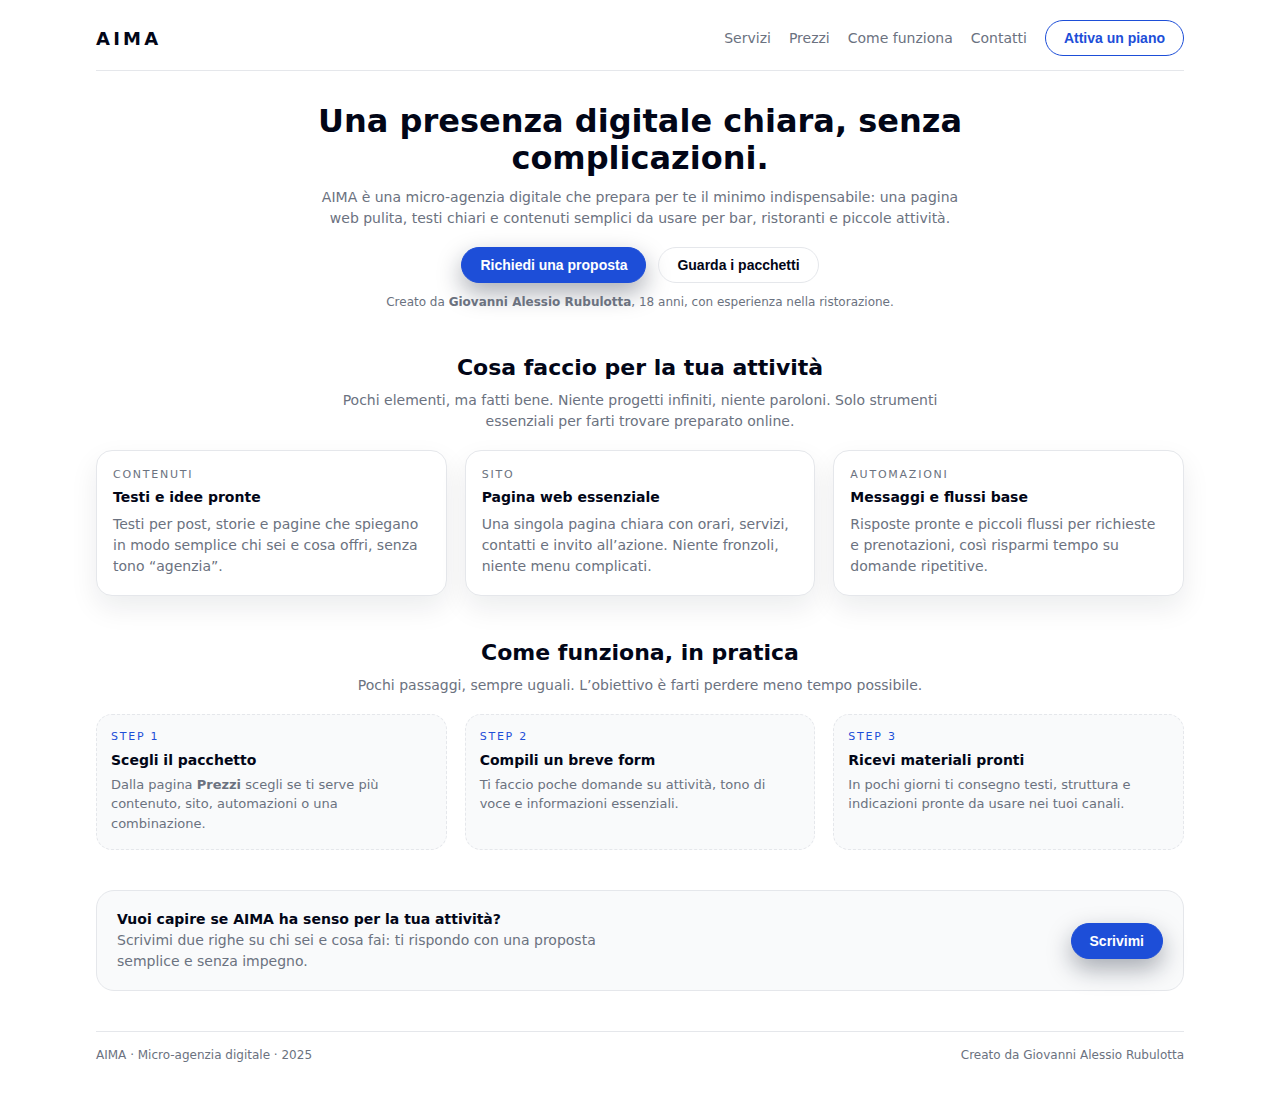
<file: index.html>
<!DOCTYPE html>
<html lang="it">
<head>
  <meta charset="UTF-8" />
  <title>AIMA – Presenza digitale semplice per piccoli business</title>
  <meta name="viewport" content="width=device-width, initial-scale=1.0" />
  <link rel="stylesheet" href="style.css" />
</head>

<body>
  <div class="page">

    <!-- HEADER -->
    <header>
      <div class="logo-text">AIMA</div>

      <nav>
        <a href="servizi.html">Servizi</a>
        <a href="prezzi.html">Prezzi</a>
        <a href="come-funziona.html">Come funziona</a>
        <a href="contatti.html">Contatti</a>
        <button class="btn btn-secondary" onclick="location.href='prezzi.html'">
          Attiva un piano
        </button>
      </nav>
    </header>

    <!-- HERO MINIMAL -->
    <section class="section">
      <div class="section-header" style="text-align:center; max-width:720px; margin:32px auto 0;">
        <h1 class="section-title" style="font-size:32px; line-height:1.15; margin-bottom:10px;">
          Una presenza digitale chiara, senza complicazioni.
        </h1>
        <p class="section-sub" style="margin:0 auto 18px;">
          AIMA è una micro-agenzia digitale che prepara per te il minimo indispensabile:
          una pagina web pulita, testi chiari e contenuti semplici da usare per bar,
          ristoranti e piccole attività.
        </p>
      </div>

      <div style="display:flex; justify-content:center; gap:12px; flex-wrap:wrap; margin-top:12px;">
        <button class="btn btn-primary" onclick="location.href='contatti.html'">
          Richiedi una proposta
        </button>
        <button class="btn btn-ghost" onclick="location.href='prezzi.html'">
          Guarda i pacchetti
        </button>
      </div>

      <p style="text-align:center; font-size:12px; color:#6b7280; margin-top:10px;">
        Creato da <strong>Giovanni Alessio Rubulotta</strong>, 18 anni, con esperienza nella ristorazione.
      </p>
    </section>

    <!-- SEZIONE: COSA FA AIMA (3 CARD) -->
    <section class="section">
      <div class="section-header" style="text-align:center;">
        <h2 class="section-title">Cosa faccio per la tua attività</h2>
        <p class="section-sub" style="margin:0 auto;">
          Pochi elementi, ma fatti bene. Niente progetti infiniti, niente paroloni.
          Solo strumenti essenziali per farti trovare preparato online.
        </p>
      </div>

      <div class="cards-3" style="margin-top:18px;">
        <div class="card">
          <div class="card-label">Contenuti</div>
          <div class="card-title">Testi e idee pronte</div>
          <p class="card-text">
            Testi per post, storie e pagine che spiegano in modo semplice chi sei
            e cosa offri, senza tono “agenzia”.
          </p>
        </div>

        <div class="card">
          <div class="card-label">Sito</div>
          <div class="card-title">Pagina web essenziale</div>
          <p class="card-text">
            Una singola pagina chiara con orari, servizi, contatti e invito all’azione.
            Niente fronzoli, niente menu complicati.
          </p>
        </div>

        <div class="card">
          <div class="card-label">Automazioni</div>
          <div class="card-title">Messaggi e flussi base</div>
          <p class="card-text">
            Risposte pronte e piccoli flussi per richieste e prenotazioni,
            così risparmi tempo su domande ripetitive.
          </p>
        </div>
      </div>
    </section>

    <!-- SEZIONE: COME FUNZIONA (STEP COMPATTI) -->
    <section class="section">
      <div class="section-header" style="text-align:center;">
        <h2 class="section-title">Come funziona, in pratica</h2>
        <p class="section-sub" style="margin:0 auto;">
          Pochi passaggi, sempre uguali. L’obiettivo è farti perdere meno tempo possibile.
        </p>
      </div>

      <div class="steps">
        <div class="step-card">
          <div class="step-number">Step 1</div>
          <div class="step-title">Scegli il pacchetto</div>
          <p>
            Dalla pagina <strong>Prezzi</strong> scegli se ti serve più contenuto,
            sito, automazioni o una combinazione.
          </p>
        </div>

        <div class="step-card">
          <div class="step-number">Step 2</div>
          <div class="step-title">Compili un breve form</div>
          <p>
            Ti faccio poche domande su attività, tono di voce e informazioni essenziali.
          </p>
        </div>

        <div class="step-card">
          <div class="step-number">Step 3</div>
          <div class="step-title">Ricevi materiali pronti</div>
          <p>
            In pochi giorni ti consegno testi, struttura e indicazioni pronte da usare
            nei tuoi canali.
          </p>
        </div>
      </div>
    </section>

    <!-- CTA FINALE MINIMAL -->
    <section class="section">
      <div class="cta-final">
        <div class="cta-final-text">
          <strong>Vuoi capire se AIMA ha senso per la tua attività?</strong><br>
          Scrivimi due righe su chi sei e cosa fai: ti rispondo con una proposta
          semplice e senza impegno.
        </div>

        <button class="btn btn-primary" onclick="location.href='contatti.html'">
          Scrivimi
        </button>
      </div>
    </section>

    <!-- FOOTER -->
    <footer>
      <span>AIMA · Micro-agenzia digitale · 2025</span>
      <span>Creato da Giovanni Alessio Rubulotta</span>
    </footer>

  </div>
</body>
</html>
</file>
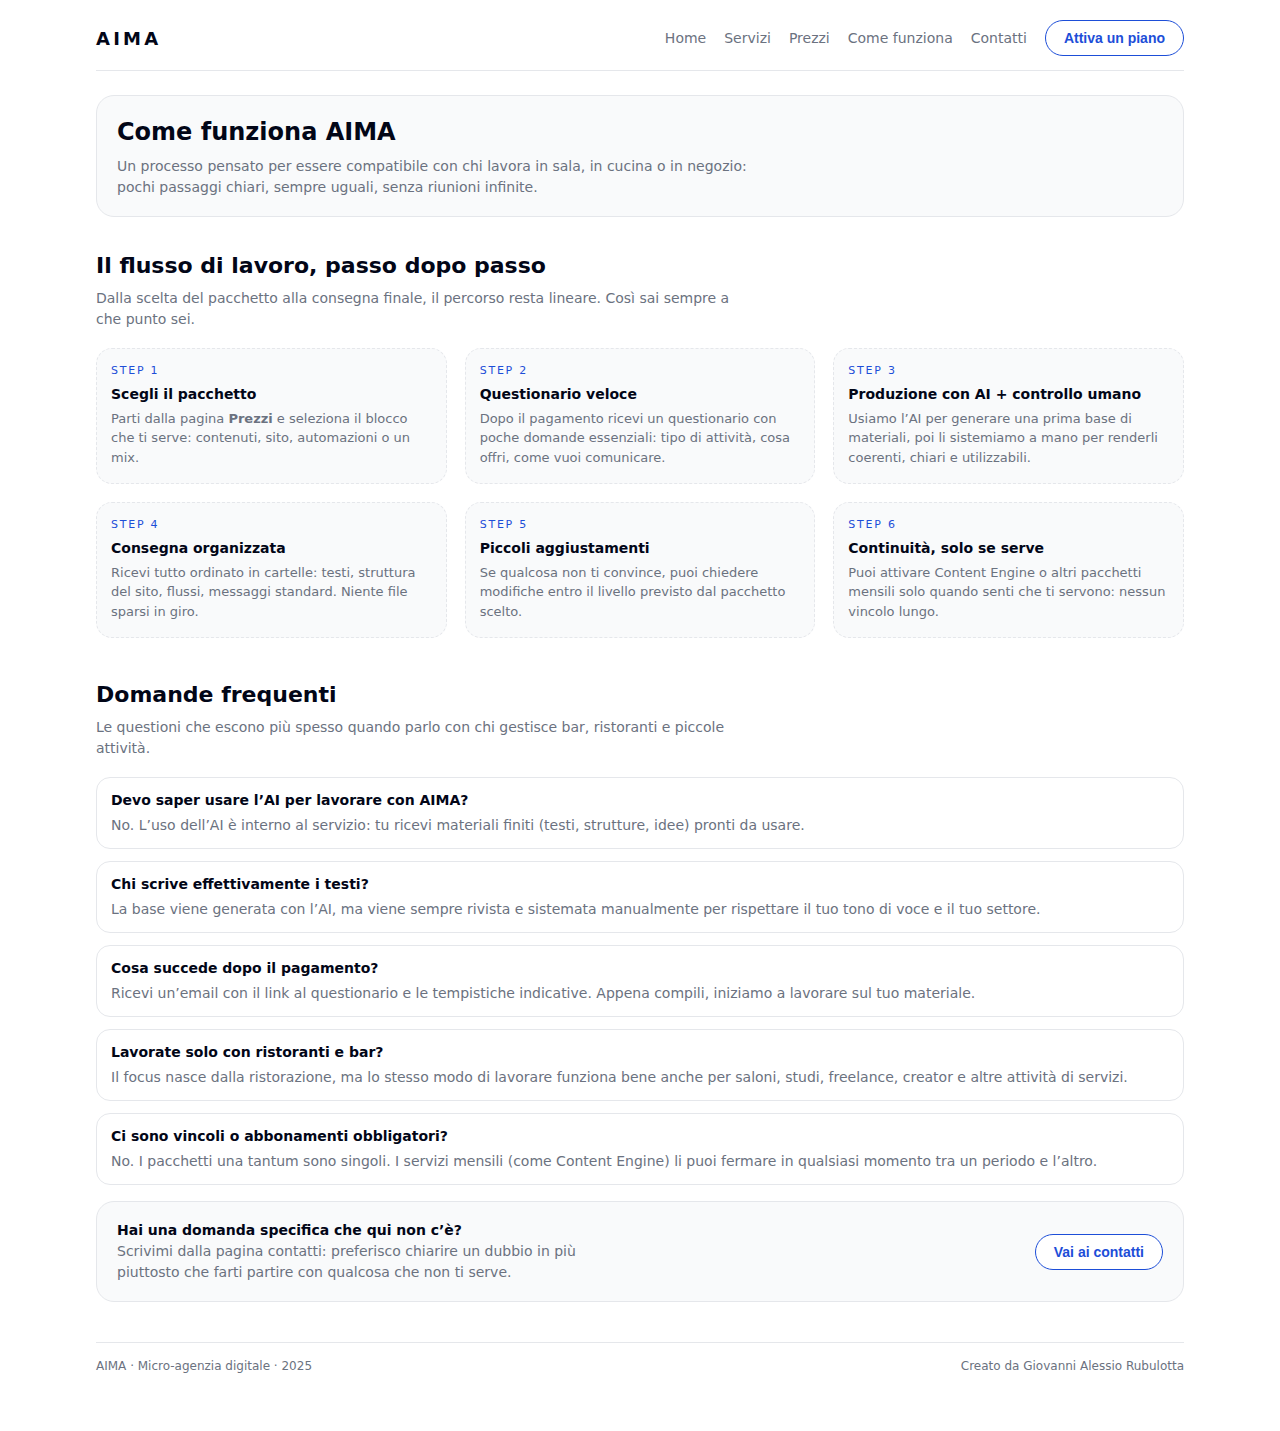
<file: come-funziona.html>
<!DOCTYPE html>
<html lang="it">
<head>
  <meta charset="UTF-8" />
  <title>Come funziona – AIMA</title>
  <meta name="viewport" content="width=device-width, initial-scale=1.0" />
  <link rel="stylesheet" href="style.css" />
</head>
<body>
  <div class="page">

    <header>
      <div class="logo-text">AIMA</div>
      <nav>
        <a href="index.html">Home</a>
        <a href="servizi.html">Servizi</a>
        <a href="prezzi.html">Prezzi</a>
        <a href="come-funziona.html">Come funziona</a>
        <a href="contatti.html">Contatti</a>
        <button class="btn btn-secondary" onclick="location.href='prezzi.html'">
          Attiva un piano
        </button>
      </nav>
    </header>

    <section class="sub-hero">
      <h1 class="sub-hero-title">Come funziona AIMA</h1>
      <p class="sub-hero-sub">
        Un processo pensato per essere compatibile con chi lavora in sala, in cucina o in negozio:
        pochi passaggi chiari, sempre uguali, senza riunioni infinite.
      </p>
    </section>

    <section class="section">
      <div class="section-header">
        <h2 class="section-title">Il flusso di lavoro, passo dopo passo</h2>
        <p class="section-sub">
          Dalla scelta del pacchetto alla consegna finale, il percorso resta lineare.
          Così sai sempre a che punto sei.
        </p>
      </div>

      <div class="steps">
        <div class="step-card">
          <div class="step-number">Step 1</div>
          <div class="step-title">Scegli il pacchetto</div>
          <p>
            Parti dalla pagina <strong>Prezzi</strong> e seleziona il blocco che ti serve:
            contenuti, sito, automazioni o un mix.
          </p>
        </div>
        <div class="step-card">
          <div class="step-number">Step 2</div>
          <div class="step-title">Questionario veloce</div>
          <p>
            Dopo il pagamento ricevi un questionario con poche domande essenziali:
            tipo di attività, cosa offri, come vuoi comunicare.
          </p>
        </div>
        <div class="step-card">
          <div class="step-number">Step 3</div>
          <div class="step-title">Produzione con AI + controllo umano</div>
          <p>
            Usiamo l’AI per generare una prima base di materiali, poi li sistemiamo
            a mano per renderli coerenti, chiari e utilizzabili.
          </p>
        </div>
        <div class="step-card">
          <div class="step-number">Step 4</div>
          <div class="step-title">Consegna organizzata</div>
          <p>
            Ricevi tutto ordinato in cartelle: testi, struttura del sito, flussi, messaggi
            standard. Niente file sparsi in giro.
          </p>
        </div>
        <div class="step-card">
          <div class="step-number">Step 5</div>
          <div class="step-title">Piccoli aggiustamenti</div>
          <p>
            Se qualcosa non ti convince, puoi chiedere modifiche entro il livello
            previsto dal pacchetto scelto.
          </p>
        </div>
        <div class="step-card">
          <div class="step-number">Step 6</div>
          <div class="step-title">Continuità, solo se serve</div>
          <p>
            Puoi attivare Content Engine o altri pacchetti mensili solo quando senti
            che ti servono: nessun vincolo lungo.
          </p>
        </div>
      </div>
    </section>

    <section class="section">
      <div class="section-header">
        <h2 class="section-title">Domande frequenti</h2>
        <p class="section-sub">
          Le questioni che escono più spesso quando parlo con chi gestisce bar, ristoranti
          e piccole attività.
        </p>
      </div>

      <div class="faq-list">
        <div class="faq-item">
          <div class="faq-q">Devo saper usare l’AI per lavorare con AIMA?</div>
          <div>
            No. L’uso dell’AI è interno al servizio: tu ricevi materiali finiti
            (testi, strutture, idee) pronti da usare.
          </div>
        </div>

        <div class="faq-item">
          <div class="faq-q">Chi scrive effettivamente i testi?</div>
          <div>
            La base viene generata con l’AI, ma viene sempre rivista e sistemata manualmente
            per rispettare il tuo tono di voce e il tuo settore.
          </div>
        </div>

        <div class="faq-item">
          <div class="faq-q">Cosa succede dopo il pagamento?</div>
          <div>
            Ricevi un’email con il link al questionario e le tempistiche indicative.
            Appena compili, iniziamo a lavorare sul tuo materiale.
          </div>
        </div>

        <div class="faq-item">
          <div class="faq-q">Lavorate solo con ristoranti e bar?</div>
          <div>
            Il focus nasce dalla ristorazione, ma lo stesso modo di lavorare funziona
            bene anche per saloni, studi, freelance, creator e altre attività di servizi.
          </div>
        </div>

        <div class="faq-item">
          <div class="faq-q">Ci sono vincoli o abbonamenti obbligatori?</div>
          <div>
            No. I pacchetti una tantum sono singoli. I servizi mensili (come Content Engine)
            li puoi fermare in qualsiasi momento tra un periodo e l’altro.
          </div>
        </div>
      </div>

      <div class="cta-final">
        <div class="cta-final-text">
          <strong>Hai una domanda specifica che qui non c’è?</strong><br />
          Scrivimi dalla pagina contatti: preferisco chiarire un dubbio in più
          piuttosto che farti partire con qualcosa che non ti serve.
        </div>
        <div>
          <button class="btn btn-secondary" onclick="location.href='contatti.html'">Vai ai contatti</button>
        </div>
      </div>
    </section>

    <footer>
      <span>AIMA · Micro-agenzia digitale · 2025</span>
      <span>Creato da Giovanni Alessio Rubulotta</span>
    </footer>
  </div>
</body>
</html>
</file>
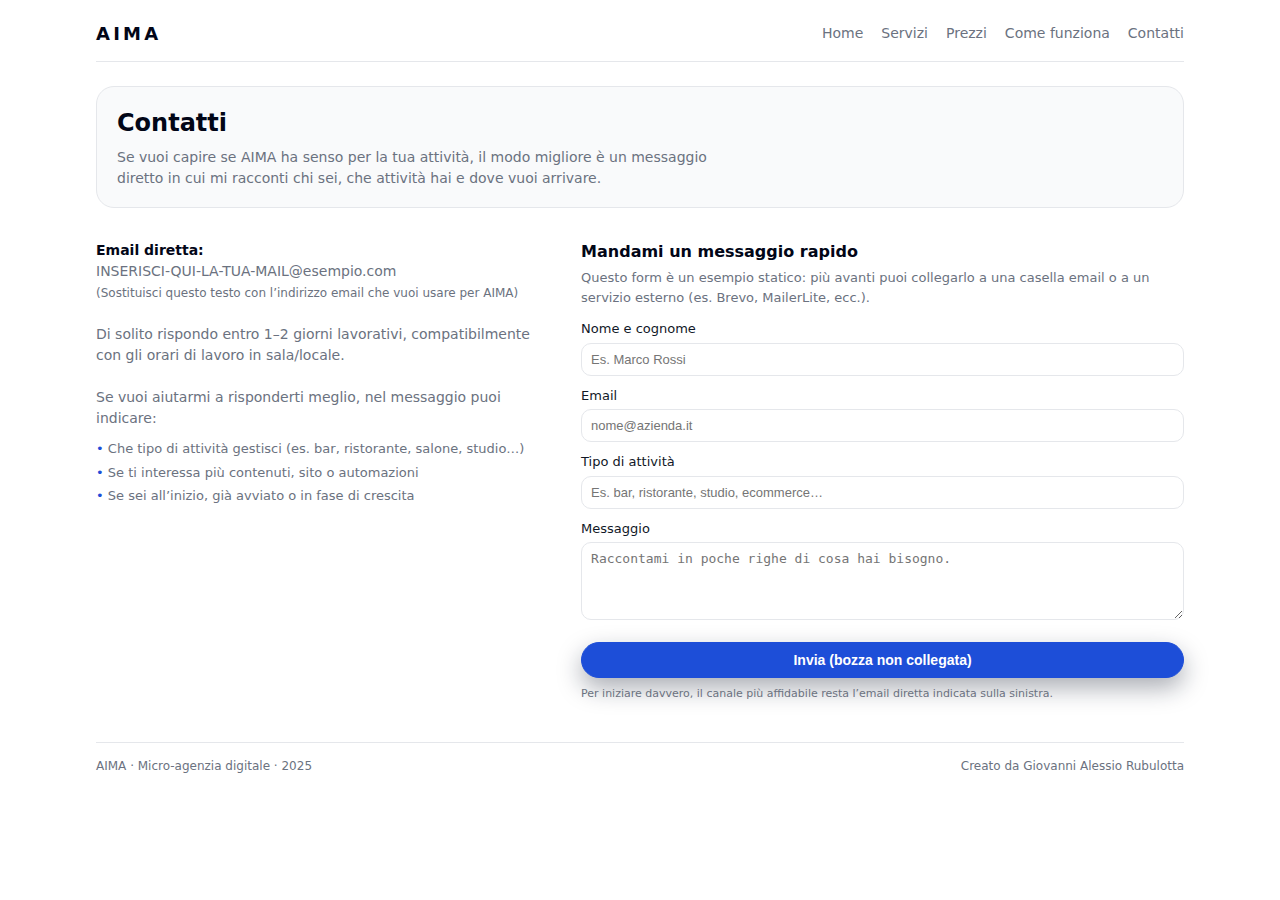
<file: contatti.html>
<!DOCTYPE html>
<html lang="it">
<head>
  <meta charset="UTF-8" />
  <title>Contatti – AIMA</title>
  <meta name="viewport" content="width=device-width, initial-scale=1.0" />
  <link rel="stylesheet" href="style.css" />
</head>
<body>
  <div class="page">

    <header>
      <div class="logo-text">AIMA</div>
      <nav>
        <a href="index.html">Home</a>
        <a href="servizi.html">Servizi</a>
        <a href="prezzi.html">Prezzi</a>
        <a href="come-funziona.html">Come funziona</a>
        <a href="contatti.html">Contatti</a>
      </nav>
    </header>

    <section class="sub-hero">
      <h1 class="sub-hero-title">Contatti</h1>
      <p class="sub-hero-sub">
        Se vuoi capire se AIMA ha senso per la tua attività, il modo migliore è un messaggio diretto
        in cui mi racconti chi sei, che attività hai e dove vuoi arrivare.
      </p>
    </section>

    <section class="section">
      <div class="contact-layout">
        <div class="contact-side">
          <p>
            <strong>Email diretta:</strong><br />
            <span>INSERISCI-QUI-LA-TUA-MAIL@esempio.com</span><br />
            <span style="font-size:12px; color:var(--muted);">
              (Sostituisci questo testo con l’indirizzo email che vuoi usare per AIMA)
            </span>
          </p>
          <br />
          <p>
            Di solito rispondo entro 1–2 giorni lavorativi, compatibilmente con gli orari
            di lavoro in sala/locale.
          </p>
          <br />
          <p>
            Se vuoi aiutarmi a risponderti meglio, nel messaggio puoi indicare:
          </p>
          <ul class="pricing-list">
            <li>Che tipo di attività gestisci (es. bar, ristorante, salone, studio…)</li>
            <li>Se ti interessa più contenuti, sito o automazioni</li>
            <li>Se sei all’inizio, già avviato o in fase di crescita</li>
          </ul>
        </div>

        <div>
          <div class="panel-title">Mandami un messaggio rapido</div>
          <div class="panel-sub">
            Questo form è un esempio statico: più avanti puoi collegarlo a una casella email
            o a un servizio esterno (es. Brevo, MailerLite, ecc.).
          </div>

          <form action="#" method="post">
            <div class="form-group">
              <label for="c-nome">Nome e cognome</label>
              <input type="text" id="c-nome" name="c-nome" placeholder="Es. Marco Rossi" />
            </div>
            <div class="form-group">
              <label for="c-email">Email</label>
              <input type="email" id="c-email" name="c-email" placeholder="nome@azienda.it" />
            </div>
            <div class="form-group">
              <label for="c-attivita">Tipo di attività</label>
              <input type="text" id="c-attivita" name="c-attivita" placeholder="Es. bar, ristorante, studio, ecommerce…" />
            </div>
            <div class="form-group">
              <label for="c-messaggio">Messaggio</label>
              <textarea id="c-messaggio" name="c-messaggio" rows="4"
                        placeholder="Raccontami in poche righe di cosa hai bisogno."></textarea>
            </div>
            <button type="submit" class="btn btn-primary panel-btn">Invia (bozza non collegata)</button>
          </form>

          <div class="panel-footnote">
            Per iniziare davvero, il canale più affidabile resta l’email diretta indicata sulla sinistra.
          </div>
        </div>
      </div>
    </section>

    <footer>
      <span>AIMA · Micro-agenzia digitale · 2025</span>
      <span>Creato da Giovanni Alessio Rubulotta</span>
    </footer>
  </div>
</body>
</html>
</file>
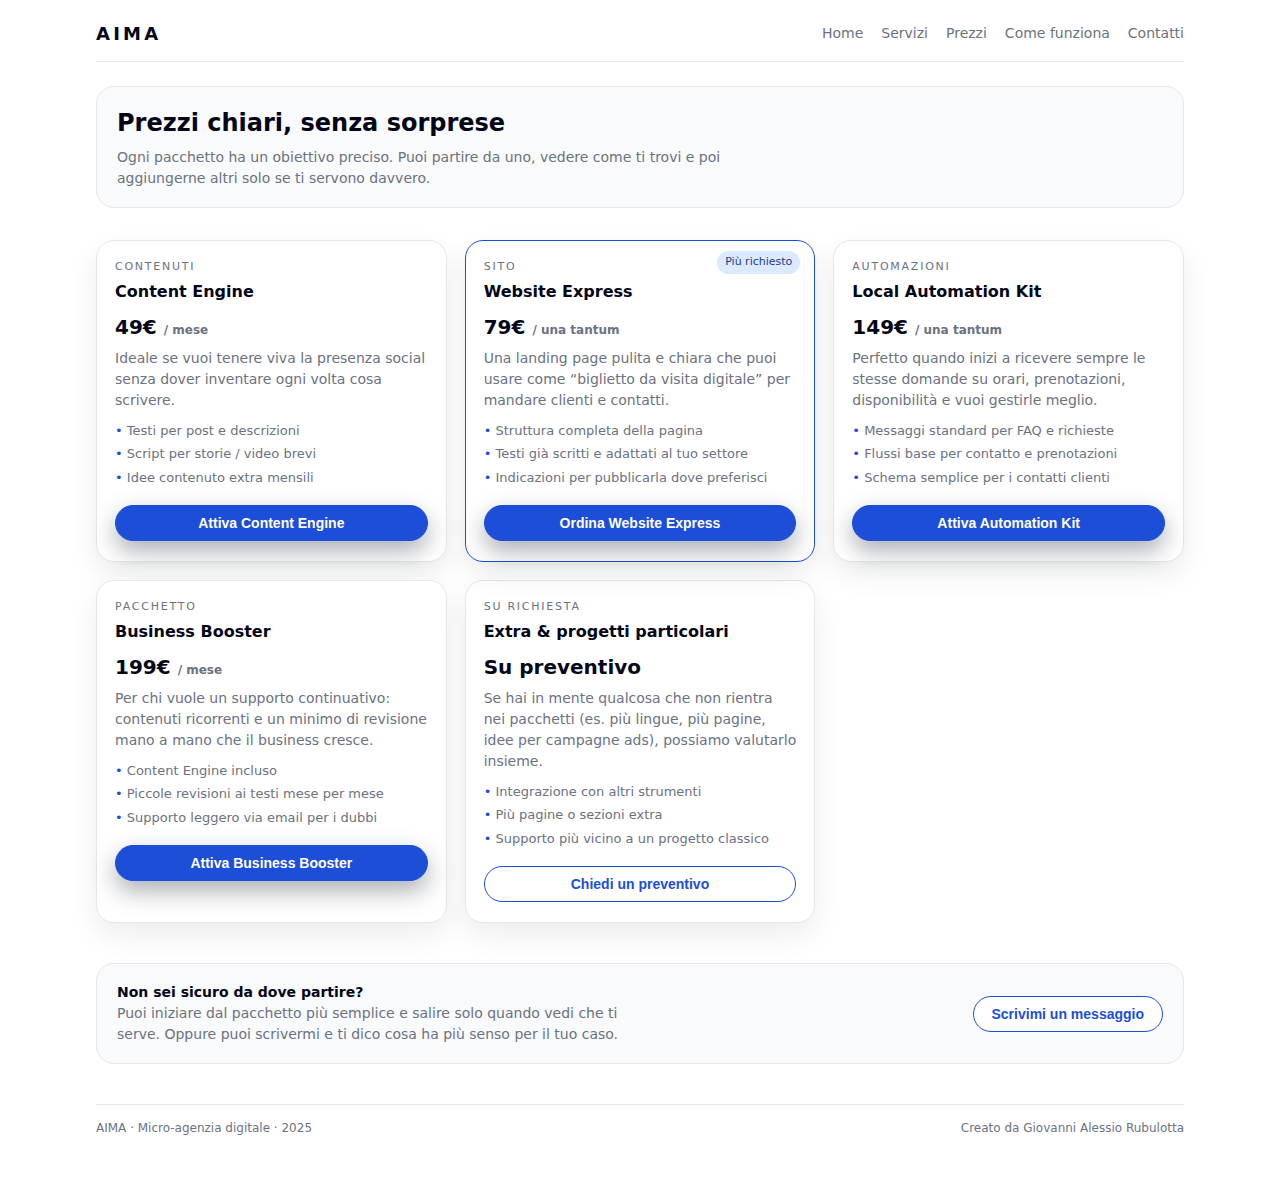
<file: prezzi.html>
<!DOCTYPE html>
<html lang="it">
<head>
  <meta charset="UTF-8" />
  <title>Prezzi – AIMA</title>
  <meta name="viewport" content="width=device-width, initial-scale=1.0" />
  <link rel="stylesheet" href="style.css" />
</head>
<body>
  <div class="page">

    <header>
      <div class="logo-text">AIMA</div>
      <nav>
        <a href="index.html">Home</a>
        <a href="servizi.html">Servizi</a>
        <a href="prezzi.html">Prezzi</a>
        <a href="come-funziona.html">Come funziona</a>
        <a href="contatti.html">Contatti</a>
      </nav>
    </header>

    <section class="sub-hero">
      <h1 class="sub-hero-title">Prezzi chiari, senza sorprese</h1>
      <p class="sub-hero-sub">
        Ogni pacchetto ha un obiettivo preciso. Puoi partire da uno, vedere come ti trovi
        e poi aggiungerne altri solo se ti servono davvero.
      </p>
    </section>

    <section class="section">
      <div class="pricing-grid">
        <div class="pricing-card">
          <div class="pricing-tag">Contenuti</div>
          <div class="pricing-name">Content Engine</div>
          <div class="pricing-price">49€ <span>/ mese</span></div>
          <p>
            Ideale se vuoi tenere viva la presenza social senza dover inventare ogni volta cosa scrivere.
          </p>
          <ul class="pricing-list">
            <li>Testi per post e descrizioni</li>
            <li>Script per storie / video brevi</li>
            <li>Idee contenuto extra mensili</li>
          </ul>
          <button class="btn btn-primary panel-btn"
                  onclick="window.open('https://buy.stripe.com/28EaEZ7Ta5Vl5pT7CE8IU00','_blank')">
            Attiva Content Engine
          </button>
        </div>

        <div class="pricing-card highlight">
          <div class="pricing-badge">Più richiesto</div>
          <div class="pricing-tag">Sito</div>
          <div class="pricing-name">Website Express</div>
          <div class="pricing-price">79€ <span>/ una tantum</span></div>
          <p>
            Una landing page pulita e chiara che puoi usare come “biglietto da visita digitale”
            per mandare clienti e contatti.
          </p>
          <ul class="pricing-list">
            <li>Struttura completa della pagina</li>
            <li>Testi già scritti e adattati al tuo settore</li>
            <li>Indicazioni per pubblicarla dove preferisci</li>
          </ul>
          <button class="btn btn-primary panel-btn"
                  onclick="window.open('https://buy.stripe.com/6oUaEZ7Ta3Nd9G9aOQ8IU01','_blank')">
            Ordina Website Express
          </button>
        </div>

        <div class="pricing-card">
          <div class="pricing-tag">Automazioni</div>
          <div class="pricing-name">Local Automation Kit</div>
          <div class="pricing-price">149€ <span>/ una tantum</span></div>
          <p>
            Perfetto quando inizi a ricevere sempre le stesse domande su orari, prenotazioni,
            disponibilità e vuoi gestirle meglio.
          </p>
          <ul class="pricing-list">
            <li>Messaggi standard per FAQ e richieste</li>
            <li>Flussi base per contatto e prenotazioni</li>
            <li>Schema semplice per i contatti clienti</li>
          </ul>
          <button class="btn btn-primary panel-btn"
                  onclick="window.open('https://buy.stripe.com/28E5kF5L2bfF05zg9a8IU03','_blank')">
            Attiva Automation Kit
          </button>
        </div>
      </div>

      <div class="pricing-grid" style="margin-top:18px;">
        <div class="pricing-card">
          <div class="pricing-tag">Pacchetto</div>
          <div class="pricing-name">Business Booster</div>
          <div class="pricing-price">199€ <span>/ mese</span></div>
          <p>
            Per chi vuole un supporto continuativo: contenuti ricorrenti e un minimo di revisione
            mano a mano che il business cresce.
          </p>
          <ul class="pricing-list">
            <li>Content Engine incluso</li>
            <li>Piccole revisioni ai testi mese per mese</li>
            <li>Supporto leggero via email per i dubbi</li>
          </ul>
          <button class="btn btn-primary panel-btn"
                  onclick="window.open('https://buy.stripe.com/00w8wR8Xe1F57y14qs8IU02','_blank')">
            Attiva Business Booster
          </button>
        </div>

        <div class="pricing-card">
          <div class="pricing-tag">Su richiesta</div>
          <div class="pricing-name">Extra & progetti particolari</div>
          <div class="pricing-price">Su preventivo</div>
          <p>
            Se hai in mente qualcosa che non rientra nei pacchetti (es. più lingue, più pagine,
            idee per campagne ads), possiamo valutarlo insieme.
          </p>
          <ul class="pricing-list">
            <li>Integrazione con altri strumenti</li>
            <li>Più pagine o sezioni extra</li>
            <li>Supporto più vicino a un progetto classico</li>
          </ul>
          <button class="btn btn-secondary panel-btn"
                  onclick="location.href='contatti.html'">
            Chiedi un preventivo
          </button>
        </div>
      </div>
    </section>

    <section class="section">
      <div class="cta-final">
        <div class="cta-final-text">
          <strong>Non sei sicuro da dove partire?</strong><br />
          Puoi iniziare dal pacchetto più semplice e salire solo quando vedi che ti serve.
          Oppure puoi scrivermi e ti dico cosa ha più senso per il tuo caso.
        </div>
        <div>
          <button class="btn btn-secondary" onclick="location.href='contatti.html'">
            Scrivimi un messaggio
          </button>
        </div>
      </div>
    </section>

    <footer>
      <span>AIMA · Micro-agenzia digitale · 2025</span>
      <span>Creato da Giovanni Alessio Rubulotta</span>
    </footer>
  </div>
</body>
</html>
</file>
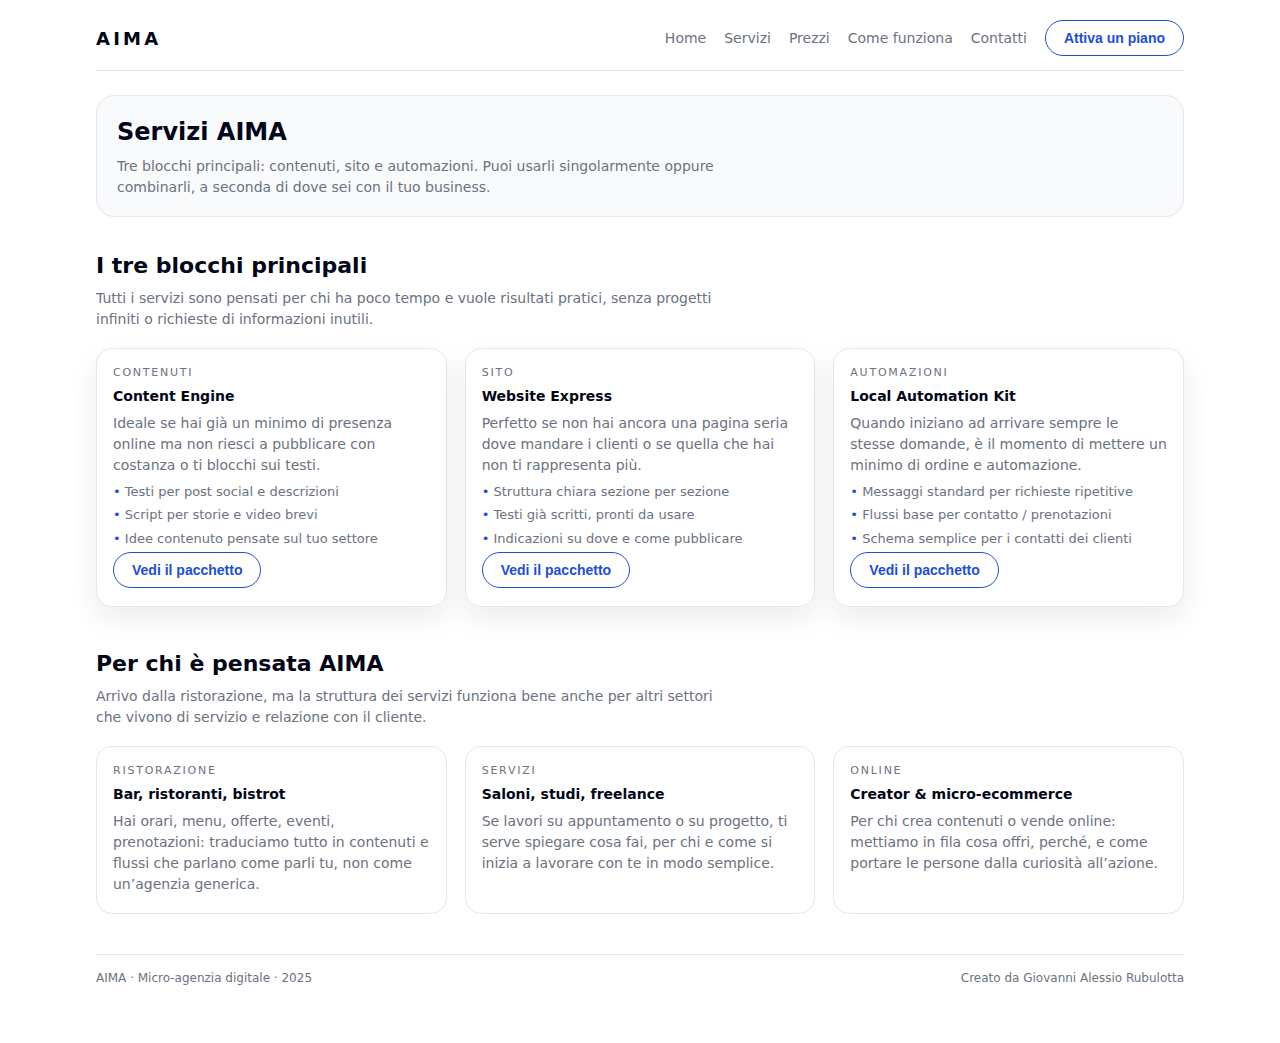
<file: servizi.html>
<!DOCTYPE html>
<html lang="it">
<head>
  <meta charset="UTF-8" />
  <title>Servizi – AIMA</title>
  <meta name="viewport" content="width=device-width, initial-scale=1.0" />
  <link rel="stylesheet" href="style.css" />
</head>
<body>
  <div class="page">

    <header>
      <div class="logo-text">AIMA</div>
      <nav>
        <a href="index.html">Home</a>
        <a href="servizi.html">Servizi</a>
        <a href="prezzi.html">Prezzi</a>
        <a href="come-funziona.html">Come funziona</a>
        <a href="contatti.html">Contatti</a>
        <button class="btn btn-secondary" onclick="location.href='prezzi.html'">
          Attiva un piano
        </button>
      </nav>
    </header>

    <section class="sub-hero">
      <h1 class="sub-hero-title">Servizi AIMA</h1>
      <p class="sub-hero-sub">
        Tre blocchi principali: contenuti, sito e automazioni. Puoi usarli singolarmente
        oppure combinarli, a seconda di dove sei con il tuo business.
      </p>
    </section>

    <section class="section">
      <div class="section-header">
        <h2 class="section-title">I tre blocchi principali</h2>
        <p class="section-sub">
          Tutti i servizi sono pensati per chi ha poco tempo e vuole risultati pratici,
          senza progetti infiniti o richieste di informazioni inutili.
        </p>
      </div>

      <div class="cards-3">
        <div class="card">
          <div class="card-label">Contenuti</div>
          <div class="card-title">Content Engine</div>
          <p class="card-text">
            Ideale se hai già un minimo di presenza online ma non riesci a pubblicare con costanza
            o ti blocchi sui testi.
          </p>
          <ul class="list-dots">
            <li>Testi per post social e descrizioni</li>
            <li>Script per storie e video brevi</li>
            <li>Idee contenuto pensate sul tuo settore</li>
          </ul>
          <button class="btn btn-secondary" onclick="location.href='prezzi.html'">
            Vedi il pacchetto
          </button>
        </div>

        <div class="card">
          <div class="card-label">Sito</div>
          <div class="card-title">Website Express</div>
          <p class="card-text">
            Perfetto se non hai ancora una pagina seria dove mandare i clienti o se quella che hai
            non ti rappresenta più.
          </p>
          <ul class="list-dots">
            <li>Struttura chiara sezione per sezione</li>
            <li>Testi già scritti, pronti da usare</li>
            <li>Indicazioni su dove e come pubblicare</li>
          </ul>
          <button class="btn btn-secondary" onclick="location.href='prezzi.html'">
            Vedi il pacchetto
          </button>
        </div>

        <div class="card">
          <div class="card-label">Automazioni</div>
          <div class="card-title">Local Automation Kit</div>
          <p class="card-text">
            Quando iniziano ad arrivare sempre le stesse domande, è il momento di mettere
            un minimo di ordine e automazione.
          </p>
          <ul class="list-dots">
            <li>Messaggi standard per richieste ripetitive</li>
            <li>Flussi base per contatto / prenotazioni</li>
            <li>Schema semplice per i contatti dei clienti</li>
          </ul>
          <button class="btn btn-secondary" onclick="location.href='prezzi.html'">
            Vedi il pacchetto
          </button>
        </div>
      </div>
    </section>

    <section class="section">
      <div class="section-header">
        <h2 class="section-title">Per chi è pensata AIMA</h2>
        <p class="section-sub">
          Arrivo dalla ristorazione, ma la struttura dei servizi funziona bene anche
          per altri settori che vivono di servizio e relazione con il cliente.
        </p>
      </div>

      <div class="cards-3">
        <div class="card card-soft">
          <div class="card-label">Ristorazione</div>
          <div class="card-title">Bar, ristoranti, bistrot</div>
          <p class="card-text">
            Hai orari, menu, offerte, eventi, prenotazioni: traduciamo tutto in contenuti e flussi
            che parlano come parli tu, non come un’agenzia generica.
          </p>
        </div>
        <div class="card card-soft">
          <div class="card-label">Servizi</div>
          <div class="card-title">Saloni, studi, freelance</div>
          <p class="card-text">
            Se lavori su appuntamento o su progetto, ti serve spiegare cosa fai, per chi
            e come si inizia a lavorare con te in modo semplice.
          </p>
        </div>
        <div class="card card-soft">
          <div class="card-label">Online</div>
          <div class="card-title">Creator & micro-ecommerce</div>
          <p class="card-text">
            Per chi crea contenuti o vende online: mettiamo in fila cosa offri, perché,
            e come portare le persone dalla curiosità all’azione.
          </p>
        </div>
      </div>
    </section>

    <footer>
      <span>AIMA · Micro-agenzia digitale · 2025</span>
      <span>Creato da Giovanni Alessio Rubulotta</span>
    </footer>
  </div>
</body>
</html>
</file>
<file: style.css>
:root {
  --bg: #ffffff;
  --bg-soft: #f9fafb;
  --text: #020617;
  --muted: #6b7280;
  --accent: #1d4ed8;
  --accent-light: #60a5fa;
  --border: #e5e7eb;
  --radius-lg: 24px;
  --radius-md: 16px;
  --shadow-soft: 0 18px 40px rgba(15,23,42,0.16);
  --shadow-card: 0 12px 28px rgba(15,23,42,0.08);
  --max-width: 1120px;
}

/* RESET BASICO */

* {
  margin: 0;
  padding: 0;
  box-sizing: border-box;
}

body {
  font-family: system-ui, -apple-system, BlinkMacSystemFont, "Inter", sans-serif;
  background: var(--bg);
  color: var(--text);
  line-height: 1.5;
}

/* LAYOUT BASE */

.page {
  max-width: var(--max-width);
  margin: 0 auto;
  padding: 20px 16px 56px;
}

/* HEADER */

header {
  display: flex;
  justify-content: space-between;
  align-items: center;
  padding-bottom: 14px;
  border-bottom: 1px solid var(--border);
  margin-bottom: 24px;
}

.logo-text {
  font-size: 18px;
  font-weight: 800;
  letter-spacing: 0.18em;
  text-transform: uppercase;
  color: var(--text);
}

nav {
  display: flex;
  align-items: center;
  gap: 18px;
  flex-wrap: wrap;
}

nav a {
  font-size: 14px;
  color: var(--muted);
  text-decoration: none;
}

nav a:hover {
  color: var(--text);
}

/* BOTTONI */

.btn {
  padding: 9px 18px;
  border-radius: 999px;
  font-size: 14px;
  font-weight: 600;
  border: 1px solid transparent;
  cursor: pointer;
}

.btn-primary {
  background: var(--accent);
  color: #ffffff;
  border-color: var(--accent);
  box-shadow: 0 10px 25px rgba(15,23,42,0.35);
}

.btn-secondary {
  background: #ffffff;
  color: var(--accent);
  border-color: var(--accent);
}

.btn-ghost {
  background: transparent;
  color: var(--text);
  border-color: var(--border);
}

/* HERO HOME BLU */

.hero-main {
  margin-top: 24px;
  margin-bottom: 32px;
}

.hero-main-inner {
  background: radial-gradient(circle at top left, var(--accent-light), var(--accent));
  border-radius: var(--radius-lg);
  padding: 28px;
  display: grid;
  grid-template-columns: minmax(0, 3fr) minmax(0, 2.4fr);
  gap: 28px;
  align-items: stretch;
  box-shadow: var(--shadow-soft);
  color: #e5edff;
}

.hero-main-left {
  color: #e5edff;
}

.hero-kicker {
  font-size: 12px;
  letter-spacing: 0.16em;
  text-transform: uppercase;
  color: #bfdbfe;
  margin-bottom: 10px;
}

.hero-title {
  font-size: 30px;
  font-weight: 700;
  margin-bottom: 10px;
}

.hero-sub {
  font-size: 15px;
  color: #e0ecff;
  margin-bottom: 14px;
  max-width: 460px;
}

.hero-bullets {
  list-style: none;
  font-size: 13px;
  margin-bottom: 16px;
}

.hero-bullets li {
  margin-bottom: 6px;
  display: flex;
  gap: 8px;
  align-items: flex-start;
}

.hero-bullet-dot {
  width: 16px;
  height: 16px;
  border-radius: 999px;
  background: rgba(15, 23, 42, 0.18);
  display: flex;
  align-items: center;
  justify-content: center;
  font-size: 11px;
  color: #c7d2fe;
  flex-shrink: 0;
}

.hero-cta-row {
  display: flex;
  gap: 12px;
  flex-wrap: wrap;
  margin-bottom: 10px;
}

.hero-note {
  font-size: 12px;
  color: #cbd5ff;
}

/* PANNELLO FORM A DESTRA */

.hero-main-right {
  background: #f9fafb;
  color: var(--text);
  border-radius: 18px;
  padding: 18px 18px 20px;
  box-shadow: 0 12px 30px rgba(15, 23, 42, 0.28);
  border: 1px solid rgba(15, 23, 42, 0.08);
}

.panel-title {
  font-size: 16px;
  font-weight: 600;
  margin-bottom: 4px;
}

.panel-sub {
  font-size: 13px;
  color: var(--muted);
  margin-bottom: 12px;
}

.form-group {
  margin-bottom: 10px;
  font-size: 13px;
}

.form-group label {
  display: block;
  margin-bottom: 4px;
  color: #111827;
}

.form-group input,
.form-group select,
.form-group textarea {
  width: 100%;
  padding: 8px 9px;
  border-radius: 10px;
  border: 1px solid var(--border);
  font-size: 13px;
  outline: none;
  resize: vertical;
  background: #ffffff;
}

.form-group input:focus,
.form-group select:focus,
.form-group textarea:focus {
  border-color: var(--accent);
}

.panel-btn {
  width: 100%;
  margin-top: 6px;
}

.panel-footnote {
  margin-top: 8px;
  font-size: 11px;
  color: var(--muted);
}

.panel-footnote strong {
  color: #111827;
}

.panel-badge {
  margin-top: 10px;
  font-size: 11px;
  color: var(--muted);
}

.panel-badge span {
  background: #e5e7eb;
  border-radius: 999px;
  padding: 3px 8px;
  margin-right: 4px;
}

/* PILL/LOGOS BAR */

.logos {
  font-size: 12px;
  color: var(--muted);
  display: flex;
  flex-wrap: wrap;
  align-items: center;
  gap: 10px;
  margin-bottom: 32px;
}

.logos span {
  font-weight: 500;
  color: #4b5563;
}

.logo-pill {
  font-size: 12px;
  padding: 4px 10px;
  border-radius: 999px;
  border: 1px solid var(--border);
  background: #f9fafb;
}

/* SEZIONI GENERICHE */

.section {
  margin-bottom: 40px;
}

.section-header {
  margin-bottom: 18px;
}

.section-title {
  font-size: 22px;
  font-weight: 600;
  margin-bottom: 6px;
}

.section-sub {
  font-size: 14px;
  color: var(--muted);
  max-width: 640px;
}

/* CARDS / GRID */

.cards-3 {
  display: grid;
  grid-template-columns: repeat(3, minmax(0, 1fr));
  gap: 18px;
}

.card {
  border-radius: var(--radius-md);
  border: 1px solid var(--border);
  background: #ffffff;
  padding: 16px 16px 18px;
  font-size: 14px;
  color: var(--muted);
  box-shadow: var(--shadow-card);
}

.card-soft {
  box-shadow: none;
}

.card-label {
  font-size: 11px;
  text-transform: uppercase;
  letter-spacing: 0.16em;
  color: var(--muted);
  margin-bottom: 4px;
}

.card-title {
  font-size: 14px;
  font-weight: 600;
  color: var(--text);
  margin-bottom: 6px;
}

.card-text {
  font-size: 14px;
  color: var(--muted);
}

/* LISTE */

.list-dots {
  list-style: none;
  margin-top: 6px;
  font-size: 13px;
  color: var(--muted);
}

.list-dots li {
  margin-bottom: 4px;
}

.list-dots li::before {
  content: "• ";
  color: var(--accent);
}

/* STEPS */

.steps {
  display: grid;
  grid-template-columns: repeat(3, minmax(0, 1fr));
  gap: 18px;
  margin-top: 12px;
}

.step-card {
  border-radius: var(--radius-md);
  border: 1px dashed var(--border);
  padding: 14px 14px 16px;
  font-size: 13px;
  color: var(--muted);
  background: var(--bg-soft);
}

.step-number {
  font-size: 11px;
  text-transform: uppercase;
  letter-spacing: 0.16em;
  color: var(--accent);
  margin-bottom: 4px;
}

.step-title {
  font-size: 14px;
  font-weight: 600;
  color: var(--text);
  margin-bottom: 4px;
}

/* CTA FINALE */

.cta-final {
  margin-top: 16px;
  padding: 18px 20px;
  border-radius: 18px;
  border: 1px solid var(--border);
  background: var(--bg-soft);
  display: flex;
  flex-wrap: wrap;
  align-items: center;
  justify-content: space-between;
  gap: 10px;
  font-size: 14px;
}

.cta-final-text {
  max-width: 520px;
  color: var(--muted);
}

.cta-final-text strong {
  color: var(--text);
}

/* PRICING */

.pricing-grid {
  display: grid;
  grid-template-columns: repeat(3, minmax(0, 1fr));
  gap: 18px;
}

.pricing-card {
  border-radius: 18px;
  border: 1px solid var(--border);
  background: #ffffff;
  padding: 18px 18px 20px;
  font-size: 14px;
  color: var(--muted);
  box-shadow: var(--shadow-card);
}

.pricing-card.highlight {
  border-color: var(--accent);
  position: relative;
}

.pricing-badge {
  position: absolute;
  top: 10px;
  right: 14px;
  font-size: 11px;
  padding: 3px 8px;
  border-radius: 999px;
  background: #dbeafe;
  color: #1e3a8a;
}

.pricing-tag {
  font-size: 11px;
  text-transform: uppercase;
  letter-spacing: 0.16em;
  color: var(--muted);
  margin-bottom: 4px;
}

.pricing-name {
  font-size: 16px;
  font-weight: 600;
  color: var(--text);
  margin-bottom: 4px;
}

.pricing-price {
  font-size: 20px;
  font-weight: 700;
  color: var(--text);
  margin: 8px 0 6px;
}

.pricing-price span {
  font-size: 12px;
  color: var(--muted);
}

.pricing-list {
  list-style: none;
  font-size: 13px;
  margin: 10px 0 12px;
  color: var(--muted);
}

.pricing-list li {
  margin-bottom: 4px;
}

.pricing-list li::before {
  content: "• ";
  color: var(--accent);
}

/* FAQ */

.faq-list {
  margin-top: 14px;
  display: grid;
  gap: 12px;
}

.faq-item {
  border-radius: 14px;
  border: 1px solid var(--border);
  padding: 12px 14px;
  font-size: 14px;
  color: var(--muted);
  background: #ffffff;
}

.faq-q {
  font-weight: 600;
  color: var(--text);
  margin-bottom: 4px;
}

/* CONTATTI */

.contact-layout {
  margin-top: 24px;
  display: grid;
  grid-template-columns: minmax(0, 1.3fr) minmax(0, 1.7fr);
  gap: 24px;
}

.contact-side {
  font-size: 14px;
  color: var(--muted);
}

.contact-side strong {
  color: var(--text);
}

/* SUB-HERO PER PAGINE INTERNE */

.sub-hero {
  margin-top: 24px;
  margin-bottom: 32px;
  padding: 18px 20px;
  border-radius: 18px;
  background: var(--bg-soft);
  border: 1px solid var(--border);
}

.sub-hero-title {
  font-size: 24px;
  font-weight: 600;
  margin-bottom: 6px;
}

.sub-hero-sub {
  font-size: 14px;
  color: var(--muted);
  max-width: 640px;
}

/* FOOTER */

footer {
  margin-top: 32px;
  font-size: 12px;
  color: var(--muted);
  border-top: 1px solid var(--border);
  padding-top: 14px;
  display: flex;
  justify-content: space-between;
  gap: 10px;
  flex-wrap: wrap;
}

/* RESPONSIVE */

@media (max-width: 900px) {
  .hero-main-inner {
    grid-template-columns: minmax(0, 1fr);
  }

  .hero-main-right {
    order: -1;
  }

  .cards-3,
  .steps,
  .pricing-grid,
  .contact-layout {
    grid-template-columns: minmax(0, 1fr);
  }

  header {
    flex-direction: column;
    align-items: flex-start;
    gap: 10px;
  }

  nav {
    justify-content: flex-start;
  }
}
</file>
